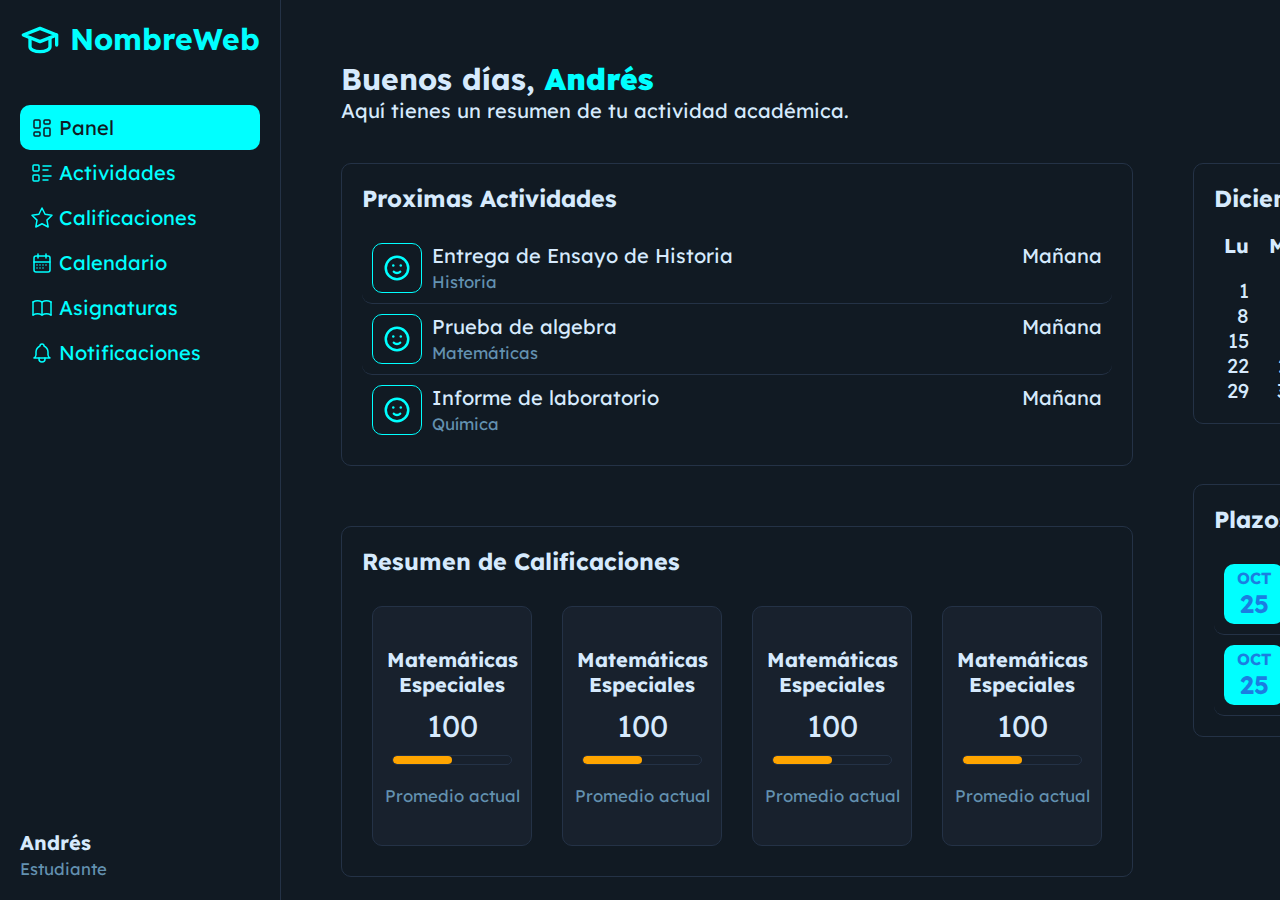
<file: index.html>
<!DOCTYPE html>
<html lang="es">
  <head>
    <meta charset="UTF-8" />
    <meta name="viewport" content="width=device-width, initial-scale=1.0" />
    <title>NombreWeb - Panel</title>
    <link rel="stylesheet" href="style.css" />
  </head>
  <body>
    <div id="lateral-panel">
      <h2>
        <svg
          xmlns="http://www.w3.org/2000/svg"
          width="40"
          height="40"
          viewBox="0 0 24 24"
          fill="none"
          stroke="currentColor"
          stroke-width="2"
          stroke-linecap="round"
          stroke-linejoin="round"
          class="icon icon-tabler icons-tabler-outline icon-tabler-school"
        >
          <path stroke="none" d="M0 0h24v24H0z" fill="none" />
          <path d="M22 9l-10 -4l-10 4l10 4l10 -4v6" />
          <path d="M6 10.6v5.4a6 3 0 0 0 12 0v-5.4" />
        </svg>
        NombreWeb
      </h2>
      <nav>
        <a href="" class="current">
          <svg
            xmlns="http://www.w3.org/2000/svg"
            width="24"
            height="24"
            viewBox="0 0 24 24"
            fill="none"
            stroke="currentColor"
            stroke-width="1.5"
            stroke-linecap="round"
            stroke-linejoin="round"
            class="icon icon-tabler icons-tabler-outline icon-tabler-layout-dashboard"
          >
            <path stroke="none" d="M0 0h24v24H0z" fill="none" />
            <path
              d="M5 4h4a1 1 0 0 1 1 1v6a1 1 0 0 1 -1 1h-4a1 1 0 0 1 -1 -1v-6a1 1 0 0 1 1 -1"
            />
            <path
              d="M5 16h4a1 1 0 0 1 1 1v2a1 1 0 0 1 -1 1h-4a1 1 0 0 1 -1 -1v-2a1 1 0 0 1 1 -1"
            />
            <path
              d="M15 12h4a1 1 0 0 1 1 1v6a1 1 0 0 1 -1 1h-4a1 1 0 0 1 -1 -1v-6a1 1 0 0 1 1 -1"
            />
            <path
              d="M15 4h4a1 1 0 0 1 1 1v2a1 1 0 0 1 -1 1h-4a1 1 0 0 1 -1 -1v-2a1 1 0 0 1 1 -1"
            />
          </svg>
          Panel
        </a>
        <a href="./acrivities.html">
          <svg
            xmlns="http://www.w3.org/2000/svg"
            width="24"
            height="24"
            viewBox="0 0 24 24"
            fill="none"
            stroke="currentColor"
            stroke-width="1.5"
            stroke-linecap="round"
            stroke-linejoin="round"
            class="icon icon-tabler icons-tabler-outline icon-tabler-list-details"
          >
            <path stroke="none" d="M0 0h24v24H0z" fill="none" />
            <path d="M13 5h8" />
            <path d="M13 9h5" />
            <path d="M13 15h8" />
            <path d="M13 19h5" />
            <path
              d="M3 4m0 1a1 1 0 0 1 1 -1h4a1 1 0 0 1 1 1v4a1 1 0 0 1 -1 1h-4a1 1 0 0 1 -1 -1z"
            />
            <path
              d="M3 14m0 1a1 1 0 0 1 1 -1h4a1 1 0 0 1 1 1v4a1 1 0 0 1 -1 1h-4a1 1 0 0 1 -1 -1z"
            />
          </svg>
          Actividades
        </a>
        <a href="">
          <svg
            xmlns="http://www.w3.org/2000/svg"
            width="24"
            height="24"
            viewBox="0 0 24 24"
            fill="none"
            stroke="currentColor"
            stroke-width="1.5"
            stroke-linecap="round"
            stroke-linejoin="round"
            class="icon icon-tabler icons-tabler-outline icon-tabler-star"
          >
            <path stroke="none" d="M0 0h24v24H0z" fill="none" />
            <path
              d="M12 17.75l-6.172 3.245l1.179 -6.873l-5 -4.867l6.9 -1l3.086 -6.253l3.086 6.253l6.9 1l-5 4.867l1.179 6.873z"
            />
          </svg>
          Calificaciones
        </a>
        <a href="">
          <svg
            xmlns="http://www.w3.org/2000/svg"
            width="24"
            height="24"
            viewBox="0 0 24 24"
            fill="none"
            stroke="currentColor"
            stroke-width="1.5"
            stroke-linecap="round"
            stroke-linejoin="round"
            class="icon icon-tabler icons-tabler-outline icon-tabler-calendar-week"
          >
            <path stroke="none" d="M0 0h24v24H0z" fill="none" />
            <path
              d="M4 7a2 2 0 0 1 2 -2h12a2 2 0 0 1 2 2v12a2 2 0 0 1 -2 2h-12a2 2 0 0 1 -2 -2v-12z"
            />
            <path d="M16 3v4" />
            <path d="M8 3v4" />
            <path d="M4 11h16" />
            <path d="M7 14h.013" />
            <path d="M10.01 14h.005" />
            <path d="M13.01 14h.005" />
            <path d="M16.015 14h.005" />
            <path d="M13.015 17h.005" />
            <path d="M7.01 17h.005" />
            <path d="M10.01 17h.005" />
          </svg>
          Calendario
        </a>
        <a href="">
          <svg
            xmlns="http://www.w3.org/2000/svg"
            width="24"
            height="24"
            viewBox="0 0 24 24"
            fill="none"
            stroke="currentColor"
            stroke-width="1.5"
            stroke-linecap="round"
            stroke-linejoin="round"
            class="icon icon-tabler icons-tabler-outline icon-tabler-book"
          >
            <path stroke="none" d="M0 0h24v24H0z" fill="none" />
            <path d="M3 19a9 9 0 0 1 9 0a9 9 0 0 1 9 0" />
            <path d="M3 6a9 9 0 0 1 9 0a9 9 0 0 1 9 0" />
            <path d="M3 6l0 13" />
            <path d="M12 6l0 13" />
            <path d="M21 6l0 13" />
          </svg>
          Asignaturas
        </a>
        <a href="">
          <svg
            xmlns="http://www.w3.org/2000/svg"
            width="24"
            height="24"
            viewBox="0 0 24 24"
            fill="none"
            stroke="currentColor"
            stroke-width="1.5"
            stroke-linecap="round"
            stroke-linejoin="round"
            class="icon icon-tabler icons-tabler-outline icon-tabler-bell"
          >
            <path stroke="none" d="M0 0h24v24H0z" fill="none" />
            <path
              d="M10 5a2 2 0 1 1 4 0a7 7 0 0 1 4 6v3a4 4 0 0 0 2 3h-16a4 4 0 0 0 2 -3v-3a7 7 0 0 1 4 -6"
            />
            <path d="M9 17v1a3 3 0 0 0 6 0v-1" />
          </svg>
          Notificaciones
        </a>
      </nav>

      <div>
        <p id="username-lateral-panel">Andrés</p>
        <small id="rol-lateral-panel">Estudiante</small>
      </div>
    </div>
    <main>
      <h2>Buenos días, <strong>Andrés</strong></h2>
      <p>Aquí tienes un resumen de tu actividad académica.</p>
      <div>
        <div class="dashboard-columns">
          <section id="dashboard-activities" class="dashboard-sections">
            <h3>Proximas Actividades</h3>
            <article>
              <div>
                <svg
                  xmlns="http://www.w3.org/2000/svg"
                  width="30"
                  height="30"
                  viewBox="0 0 24 24"
                  fill="none"
                  stroke="currentColor"
                  stroke-width="2"
                  stroke-linecap="round"
                  stroke-linejoin="round"
                >
                  <path stroke="none" d="M0 0h24v24H0z" fill="none" />
                  <path d="M12 12m-9 0a9 9 0 1 0 18 0a9 9 0 1 0 -18 0" />
                  <path d="M9 10l.01 0" />
                  <path d="M15 10l.01 0" />
                  <path d="M9.5 15a3.5 3.5 0 0 0 5 0" />
                </svg>
              </div>
              <div class="dashboard-activity-text">
                <p>Entrega de Ensayo de Historia</p>
                <small>Historia</small>
              </div>
              <p>Mañana</p>
            </article>
            <article>
              <div>
                <svg
                  xmlns="http://www.w3.org/2000/svg"
                  width="30"
                  height="30"
                  viewBox="0 0 24 24"
                  fill="none"
                  stroke="currentColor"
                  stroke-width="2"
                  stroke-linecap="round"
                  stroke-linejoin="round"
                >
                  <path stroke="none" d="M0 0h24v24H0z" fill="none" />
                  <path d="M12 12m-9 0a9 9 0 1 0 18 0a9 9 0 1 0 -18 0" />
                  <path d="M9 10l.01 0" />
                  <path d="M15 10l.01 0" />
                  <path d="M9.5 15a3.5 3.5 0 0 0 5 0" />
                </svg>
              </div>
              <div class="dashboard-activity-text">
                <p>Prueba de algebra</p>
                <small>Matemáticas</small>
              </div>
              <p>Mañana</p>
            </article>
            <article>
              <div>
                <svg
                  xmlns="http://www.w3.org/2000/svg"
                  width="30"
                  height="30"
                  viewBox="0 0 24 24"
                  fill="none"
                  stroke="currentColor"
                  stroke-width="2"
                  stroke-linecap="round"
                  stroke-linejoin="round"
                >
                  <path stroke="none" d="M0 0h24v24H0z" fill="none" />
                  <path d="M12 12m-9 0a9 9 0 1 0 18 0a9 9 0 1 0 -18 0" />
                  <path d="M9 10l.01 0" />
                  <path d="M15 10l.01 0" />
                  <path d="M9.5 15a3.5 3.5 0 0 0 5 0" />
                </svg>
              </div>
              <div class="dashboard-activity-text">
                <p>Informe de laboratorio</p>
                <small>Química</small>
              </div>
              <p>Mañana</p>
            </article>
          </section>
          <section id="dashboard-califications" class="dashboard-sections">
            <h3>Resumen de Calificaciones</h3>
            <div>
              <article>
                <p>Matemáticas Especiales</p>
                <p>100</p>
                <progress value="250" max="500"></progress>
                <small>Promedio actual</small>
              </article>
              <article>
                <p>Matemáticas Especiales</p>
                <p>100</p>
                <progress value="250" max="500"></progress>
                <small>Promedio actual</small>
              </article>
              <article>
                <p>Matemáticas Especiales</p>
                <p>100</p>
                <progress value="250" max="500"></progress>
                <small>Promedio actual</small>
              </article>
              <article>
                <p>Matemáticas Especiales</p>
                <p>100</p>
                <progress value="250" max="500"></progress>
                <small>Promedio actual</small>
              </article>
            </div>
          </section>
        </div>

        <div class="dashboard-columns">
          <section id="dashboard-calendar" class="dashboard-sections">
            <h3>Diciembre 2025</h3>
            <ol>
              <li class="day-name">Lu</li>
              <li class="day-name">Ma</li>
              <li class="day-name">Mi</li>
              <li class="day-name">Ju</li>
              <li class="day-name">Vi</li>
              <li class="day-name">Sa</li>
              <li class="day-name">Do</li>

              <li class="first-day">1</li>
              <li>2</li>
              <li>3</li>
              <li>4</li>
              <li>5</li>
              <li>6</li>
              <li>7</li>
              <li>8</li>
              <li>9</li>
              <li>10</li>
              <li>11</li>
              <li>12</li>
              <li>13</li>
              <li>14</li>
              <li>15</li>
              <li>16</li>
              <li>17</li>
              <li>18</li>
              <li>19</li>
              <li>20</li>
              <li>21</li>
              <li>22</li>
              <li>23</li>
              <li>24</li>
              <li>25</li>
              <li>26</li>
              <li>27</li>
              <li>28</li>
              <li>29</li>
              <li>30</li>
              <li>31</li>
            </ol>
          </section>
          <section id="dashboard-important" class="dashboard-sections">
            <h3>Plazos importantes</h3>
            <div>
              <article>
                <div>
                  <p>OCT</p>
                  <p>25</p>
                </div>
                <div>
                  <p>Prueba algebra</p>
                  <small>Matemáticas</small>
                </div>
              </article>
              <article>
                <div>
                  <p>OCT</p>
                  <p>25</p>
                </div>
                <div>
                  <p>Prueba algebra</p>
                  <small>Matemáticas</small>
                </div>
              </article>
            </div>
          </section>
        </div>
      </div>
    </main>
  </body>
</html>
</file>
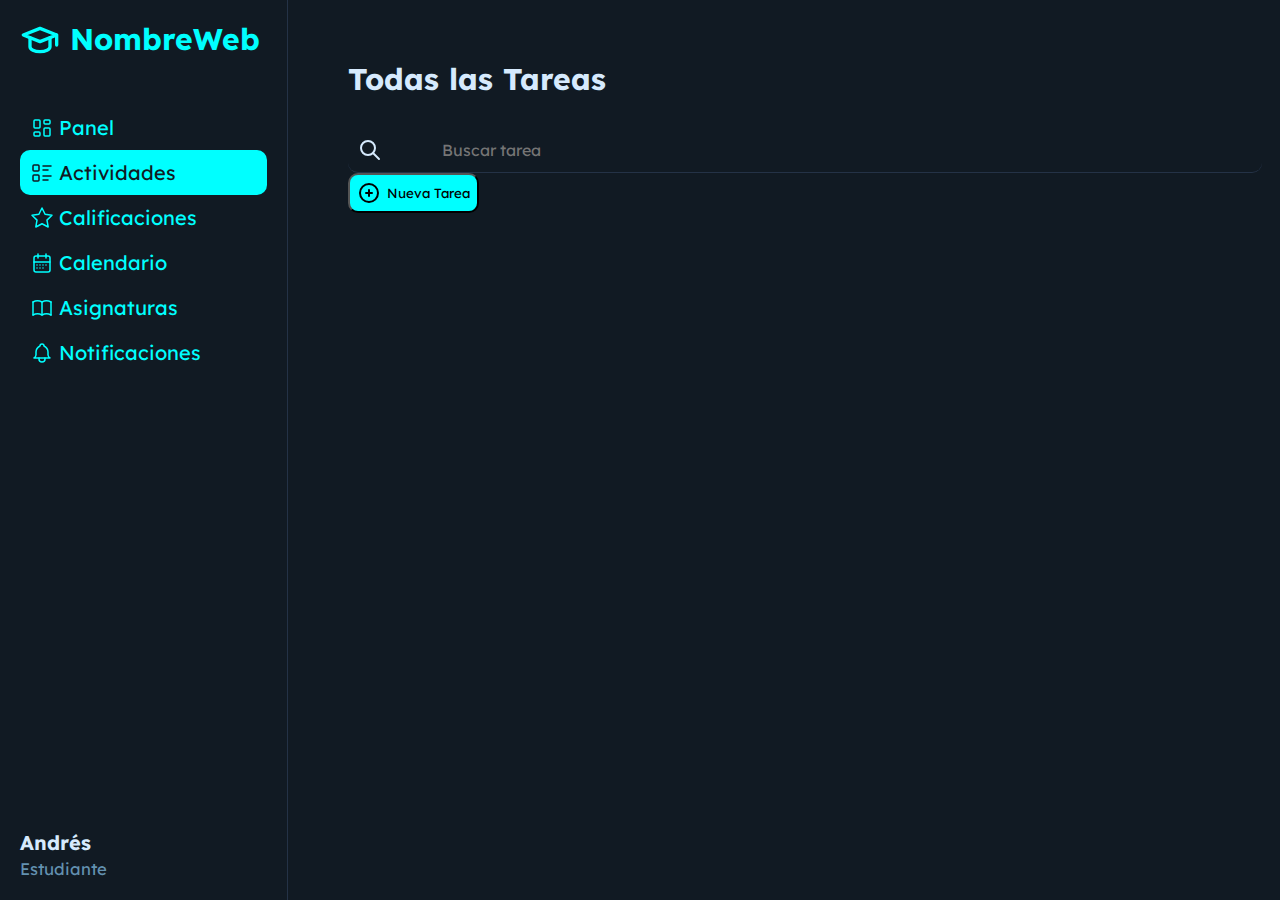
<file: acrivities.html>
<!DOCTYPE html>
<html lang="es">
  <head>
    <meta charset="UTF-8" />
    <meta name="viewport" content="width=device-width, initial-scale=1.0" />
    <title>NombreWeb - Actividades</title>
    <link rel="stylesheet" href="style.css" />
  </head>
  <body>
    <div id="lateral-panel">
      <h2>
        <svg
          xmlns="http://www.w3.org/2000/svg"
          width="40"
          height="40"
          viewBox="0 0 24 24"
          fill="none"
          stroke="currentColor"
          stroke-width="2"
          stroke-linecap="round"
          stroke-linejoin="round"
          class="icon icon-tabler icons-tabler-outline icon-tabler-school"
        >
          <path stroke="none" d="M0 0h24v24H0z" fill="none" />
          <path d="M22 9l-10 -4l-10 4l10 4l10 -4v6" />
          <path d="M6 10.6v5.4a6 3 0 0 0 12 0v-5.4" />
        </svg>
        NombreWeb
      </h2>
      <nav>
        <a href="./index.html">
          <svg
            xmlns="http://www.w3.org/2000/svg"
            width="24"
            height="24"
            viewBox="0 0 24 24"
            fill="none"
            stroke="currentColor"
            stroke-width="1.5"
            stroke-linecap="round"
            stroke-linejoin="round"
            class="icon icon-tabler icons-tabler-outline icon-tabler-layout-dashboard"
          >
            <path stroke="none" d="M0 0h24v24H0z" fill="none" />
            <path
              d="M5 4h4a1 1 0 0 1 1 1v6a1 1 0 0 1 -1 1h-4a1 1 0 0 1 -1 -1v-6a1 1 0 0 1 1 -1"
            />
            <path
              d="M5 16h4a1 1 0 0 1 1 1v2a1 1 0 0 1 -1 1h-4a1 1 0 0 1 -1 -1v-2a1 1 0 0 1 1 -1"
            />
            <path
              d="M15 12h4a1 1 0 0 1 1 1v6a1 1 0 0 1 -1 1h-4a1 1 0 0 1 -1 -1v-6a1 1 0 0 1 1 -1"
            />
            <path
              d="M15 4h4a1 1 0 0 1 1 1v2a1 1 0 0 1 -1 1h-4a1 1 0 0 1 -1 -1v-2a1 1 0 0 1 1 -1"
            />
          </svg>
          Panel
        </a>
        <a href="" class="current">
          <svg
            xmlns="http://www.w3.org/2000/svg"
            width="24"
            height="24"
            viewBox="0 0 24 24"
            fill="none"
            stroke="currentColor"
            stroke-width="1.5"
            stroke-linecap="round"
            stroke-linejoin="round"
            class="icon icon-tabler icons-tabler-outline icon-tabler-list-details"
          >
            <path stroke="none" d="M0 0h24v24H0z" fill="none" />
            <path d="M13 5h8" />
            <path d="M13 9h5" />
            <path d="M13 15h8" />
            <path d="M13 19h5" />
            <path
              d="M3 4m0 1a1 1 0 0 1 1 -1h4a1 1 0 0 1 1 1v4a1 1 0 0 1 -1 1h-4a1 1 0 0 1 -1 -1z"
            />
            <path
              d="M3 14m0 1a1 1 0 0 1 1 -1h4a1 1 0 0 1 1 1v4a1 1 0 0 1 -1 1h-4a1 1 0 0 1 -1 -1z"
            />
          </svg>
          Actividades
        </a>
        <a href="">
          <svg
            xmlns="http://www.w3.org/2000/svg"
            width="24"
            height="24"
            viewBox="0 0 24 24"
            fill="none"
            stroke="currentColor"
            stroke-width="1.5"
            stroke-linecap="round"
            stroke-linejoin="round"
            class="icon icon-tabler icons-tabler-outline icon-tabler-star"
          >
            <path stroke="none" d="M0 0h24v24H0z" fill="none" />
            <path
              d="M12 17.75l-6.172 3.245l1.179 -6.873l-5 -4.867l6.9 -1l3.086 -6.253l3.086 6.253l6.9 1l-5 4.867l1.179 6.873z"
            />
          </svg>
          Calificaciones
        </a>
        <a href="">
          <svg
            xmlns="http://www.w3.org/2000/svg"
            width="24"
            height="24"
            viewBox="0 0 24 24"
            fill="none"
            stroke="currentColor"
            stroke-width="1.5"
            stroke-linecap="round"
            stroke-linejoin="round"
            class="icon icon-tabler icons-tabler-outline icon-tabler-calendar-week"
          >
            <path stroke="none" d="M0 0h24v24H0z" fill="none" />
            <path
              d="M4 7a2 2 0 0 1 2 -2h12a2 2 0 0 1 2 2v12a2 2 0 0 1 -2 2h-12a2 2 0 0 1 -2 -2v-12z"
            />
            <path d="M16 3v4" />
            <path d="M8 3v4" />
            <path d="M4 11h16" />
            <path d="M7 14h.013" />
            <path d="M10.01 14h.005" />
            <path d="M13.01 14h.005" />
            <path d="M16.015 14h.005" />
            <path d="M13.015 17h.005" />
            <path d="M7.01 17h.005" />
            <path d="M10.01 17h.005" />
          </svg>
          Calendario
        </a>
        <a href="">
          <svg
            xmlns="http://www.w3.org/2000/svg"
            width="24"
            height="24"
            viewBox="0 0 24 24"
            fill="none"
            stroke="currentColor"
            stroke-width="1.5"
            stroke-linecap="round"
            stroke-linejoin="round"
            class="icon icon-tabler icons-tabler-outline icon-tabler-book"
          >
            <path stroke="none" d="M0 0h24v24H0z" fill="none" />
            <path d="M3 19a9 9 0 0 1 9 0a9 9 0 0 1 9 0" />
            <path d="M3 6a9 9 0 0 1 9 0a9 9 0 0 1 9 0" />
            <path d="M3 6l0 13" />
            <path d="M12 6l0 13" />
            <path d="M21 6l0 13" />
          </svg>
          Asignaturas
        </a>
        <a href="">
          <svg
            xmlns="http://www.w3.org/2000/svg"
            width="24"
            height="24"
            viewBox="0 0 24 24"
            fill="none"
            stroke="currentColor"
            stroke-width="1.5"
            stroke-linecap="round"
            stroke-linejoin="round"
            class="icon icon-tabler icons-tabler-outline icon-tabler-bell"
          >
            <path stroke="none" d="M0 0h24v24H0z" fill="none" />
            <path
              d="M10 5a2 2 0 1 1 4 0a7 7 0 0 1 4 6v3a4 4 0 0 0 2 3h-16a4 4 0 0 0 2 -3v-3a7 7 0 0 1 4 -6"
            />
            <path d="M9 17v1a3 3 0 0 0 6 0v-1" />
          </svg>
          Notificaciones
        </a>
      </nav>

      <div>
        <p id="username-lateral-panel">Andrés</p>
        <small id="rol-lateral-panel">Estudiante</small>
      </div>
    </div>
    <main>
      <h2>Todas las Tareas</h2>
      <div class="search">
        <svg
          xmlns="http://www.w3.org/2000/svg"
          width="24"
          height="24"
          viewBox="0 0 24 24"
          fill="none"
          stroke="currentColor"
          stroke-width="2"
          stroke-linecap="round"
          stroke-linejoin="round"
          class="icon icon-tabler icons-tabler-outline icon-tabler-search"
        >
          <path stroke="none" d="M0 0h24v24H0z" fill="none" />
          <path d="M10 10m-7 0a7 7 0 1 0 14 0a7 7 0 1 0 -14 0" />
          <path d="M21 21l-6 -6" />
        </svg>
        <input type="search" placeholder="Buscar tarea" />
      </div>
      <div>
        <button>
          <svg
            xmlns="http://www.w3.org/2000/svg"
            width="24"
            height="24"
            viewBox="0 0 24 24"
            fill="none"
            stroke="currentColor"
            stroke-width="2"
            stroke-linecap="round"
            stroke-linejoin="round"
            class="icon icon-tabler icons-tabler-outline icon-tabler-circle-plus"
          >
            <path stroke="none" d="M0 0h24v24H0z" fill="none" />
            <path d="M3 12a9 9 0 1 0 18 0a9 9 0 0 0 -18 0" />
            <path d="M9 12h6" />
            <path d="M12 9v6" />
          </svg>
          Nueva Tarea
        </button>
      </div>
    </main>
  </body>
</html>
</file>
<file: style.css>
@import url('https://fonts.googleapis.com/css2?family=Lexend:wght@100..900&display=swap');

*,
*::before,
*::after {
  margin: 0;
  padding: 0;
  box-sizing: border-box;
  font-family: lexend, system-ui, -apple-system, BlinkMacSystemFont, 'Segoe UI', Roboto, Oxygen, Ubuntu, Cantarell, 'Open Sans', 'Helvetica Neue', sans-serif;
}

:root {
  --primary: #00ffff;
  --primary-hover: #10eded;
  --secondary: #1b7ee1;
  --secondary-hover: #1a71c7;
  --background: #111a23;
  --background-hover: #1c2834;
  --text-color: #d6eafd;
  --text-secondary: #6391b0;
  --card-bg: #18212d;
  --card-hover: #1f2936;
  --border-color: #243246;
  --border-radius: 0.5rem;
}

html {
  font-size: 20px;
}

body {
  display: flex;
  background-color: var(--background);
  color: var(--text-color);
  height: 100vh;
}

nav {
  display: flex;
  flex-direction: column;
  height: 80vh;

  a {
    text-decoration: none;
    display: flex;
    align-items: center;
    color: var(--primary);
    border-radius: var(--border-radius);
    padding: .5em;
    gap: .25em;

    &:hover {
    background-color: var(--background-hover);
  }
  }
}

#lateral-panel {
  display: flex;
  flex-direction: column;
  width: 15rem;
  padding: 1rem;
  border-right: solid var(--border-color) .025rem;
  justify-content: space-between;

  h2 {
    display: flex;
    margin-bottom: 2rem;
    gap: .5rem;
    color: var(--primary);
  }

  > div p {
    font-weight: bold;
  }
}

.current {
  color: var(--background);
  background: var(--primary);
  pointer-events: none;
}

strong {
  color: var(--primary);
}

small {
  color: var(--text-secondary);
}

main {
  display: flex;
  flex-direction: column;
  padding: 3rem;
  margin: auto;
  height: 100vh;
  /*Esto se tiene que pasar al media query*/
  overflow-y: scroll;
  scrollbar-width: none;
}

main > div:first-of-type {
  display: flex;
  height: fit-content;
  gap: 3rem;
  margin-top: 2rem;
}

.dashboard-sections {
  border: solid .5px var(--border-color);
  border-radius: var(--border-radius);
  padding: 1rem;

  h3 {
    padding-bottom: 1rem;
  }
}

.dashboard-columns {
  display: flex;
  flex-direction: column;
  gap: 3rem;
}

#dashboard-activities > article {
  display: flex;
  border-bottom: solid .025rem var(--border-color);
  padding: .5rem;
  gap: .5rem;
  border-radius: var(--border-radius);
  min-width: 20rem;

  &:last-of-type {
    border: none;
  }

  div:first-child {
    display: flex;
    min-height: 2.5rem;
    min-width: 2.5rem;
    border: solid .025rem var(--primary);
    border-radius: var(--border-radius);
    justify-content: center;
    align-items: center;
    color: var(--primary);
  }

  &:hover {
    background-color: var(--background-hover);
  }
}

.dashboard-activity-text {
  width: 90%;
}

#dashboard-califications div{
  display: flex;
  gap: 1.5rem;
  padding: .5rem;
}

#dashboard-califications article {
  display: flex;
  flex-direction: column;
  align-items: center;
  justify-content: center;
  border: solid .025rem var(--border-color);
  background-color: var(--card-bg);
  border-radius: var(--border-radius);
  min-height: 12rem;
  width: 8rem;
  padding: .5rem;
  transition: transform 0.3s ease-in-out;

  p:first-child{
    text-align: center;
    font-weight: bold;
    margin-bottom: .5rem;
  }

  p:nth-child(2) {
    font-size: 1.5rem;
    margin-bottom: .5rem;
  }

  &:hover {
    background-color: var(--card-hover);
    transform: scale(1.1);
  }

  progress {
    width: 6rem;
    height: .5rem;
    background-color: transparent;
    border: solid .025rem var(--border-color);
    border-radius: 99999px;
    overflow: hidden;
    margin-bottom: 1rem;
    
    &::-webkit-progress-bar {
      background-color: transparent;
    }

    &::-webkit-progress-value {
      background-color: orange; /* Color del progreso */
      border-radius: var(--border-radius);
    }
  }
}

#dashboard-important > div {
  display: flex;
  flex-direction: column;
}

#dashboard-important article {
  display: flex;
  gap: 1rem;
  padding: .5rem;
  border-radius: var(--border-radius);
  border-bottom: solid .025rem var(--border-color);
  transition: transform .3s ease-in-out;

  div:first-of-type {
    background-color: var(--primary);
    color: var(--secondary);
    border-radius: var(--border-radius);
    text-align: center;
    padding: .2rem;
    min-height: 3rem;
    min-width: 3rem;
  }

  > div:first-of-type p:first-of-type {
    font-size: .8rem;
    font-weight: bold;
  }

  > div:first-of-type p:last-of-type {
    font-size: 1.25rem;
    font-weight: bold;
  }

  &:hover {
    background-color: var(--background-hover);
  }
}

ol {
  list-style: none;
  display: grid;
  grid-template-columns: repeat(7, 1fr);
  padding: 0;

  li {
    border-radius: 10px;
    text-align: right;
    padding-inline: .5em;
  }

  li:hover {
    background-color: var(--background-hover);
  }
}

.first-day {
  grid-column-start: 1;
}

.day-name {
  font-weight: bold;
  text-align: center;
  pointer-events: none;
  margin-bottom: 1em;
}

.search {
  height: 3em;
  width: fit-content;
  gap: 1em;
  border-bottom: solid .5px var(--border-color);
  border-radius: var(--border-radius);
  padding: .5em;
}

.search input {
  border: none;
  
  background-color: transparent;
  width: 90vh;
  position: relative;
  color: var(--text-color);
  font-size: 16px;
  outline: transparent;
}

button {
  display: flex;
  align-items: center;
  padding: .5em;
  gap: .5em;
  height: 3em;
  background-color: var(--primary);
  border-radius: var(--border-radius);

  &:hover {
    background-color: var(--primary-hover);
  }
}

main > div:nth-child(2) {
  padding-top: 0; 
}
</file>
